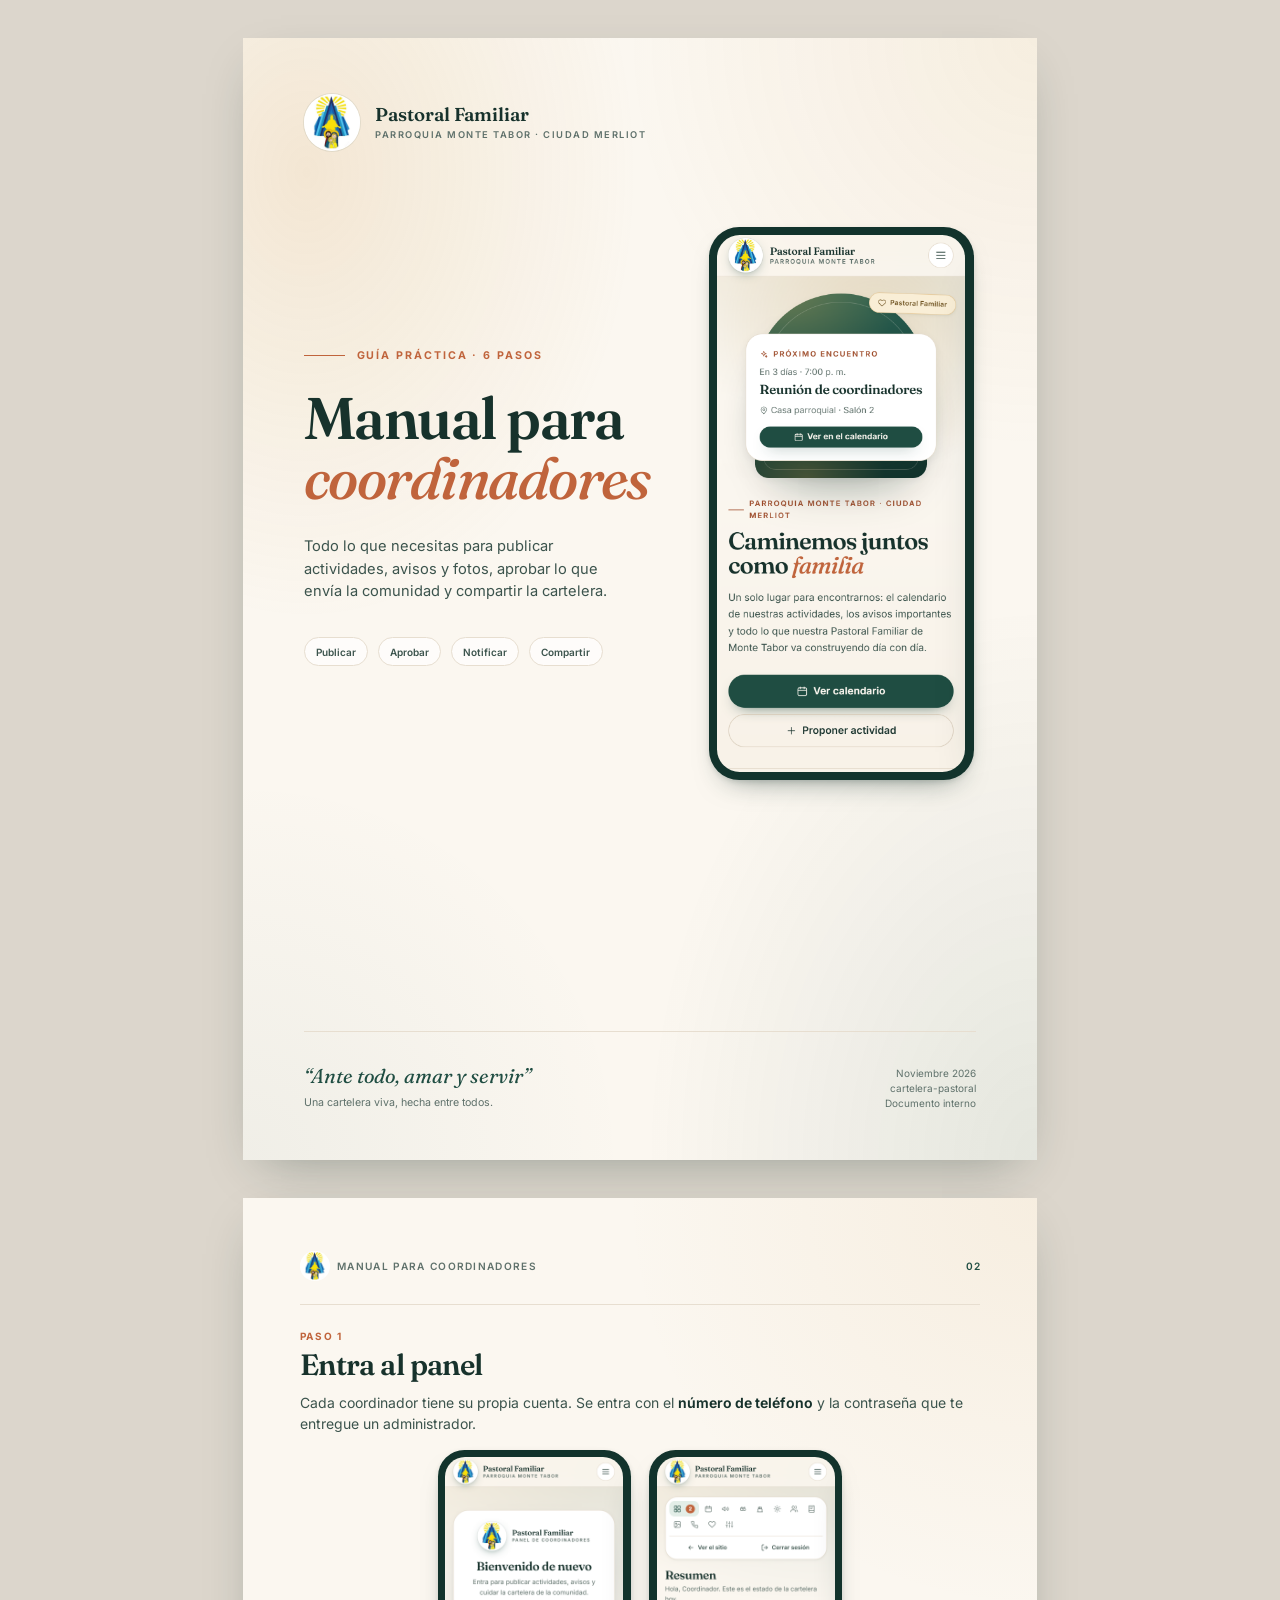
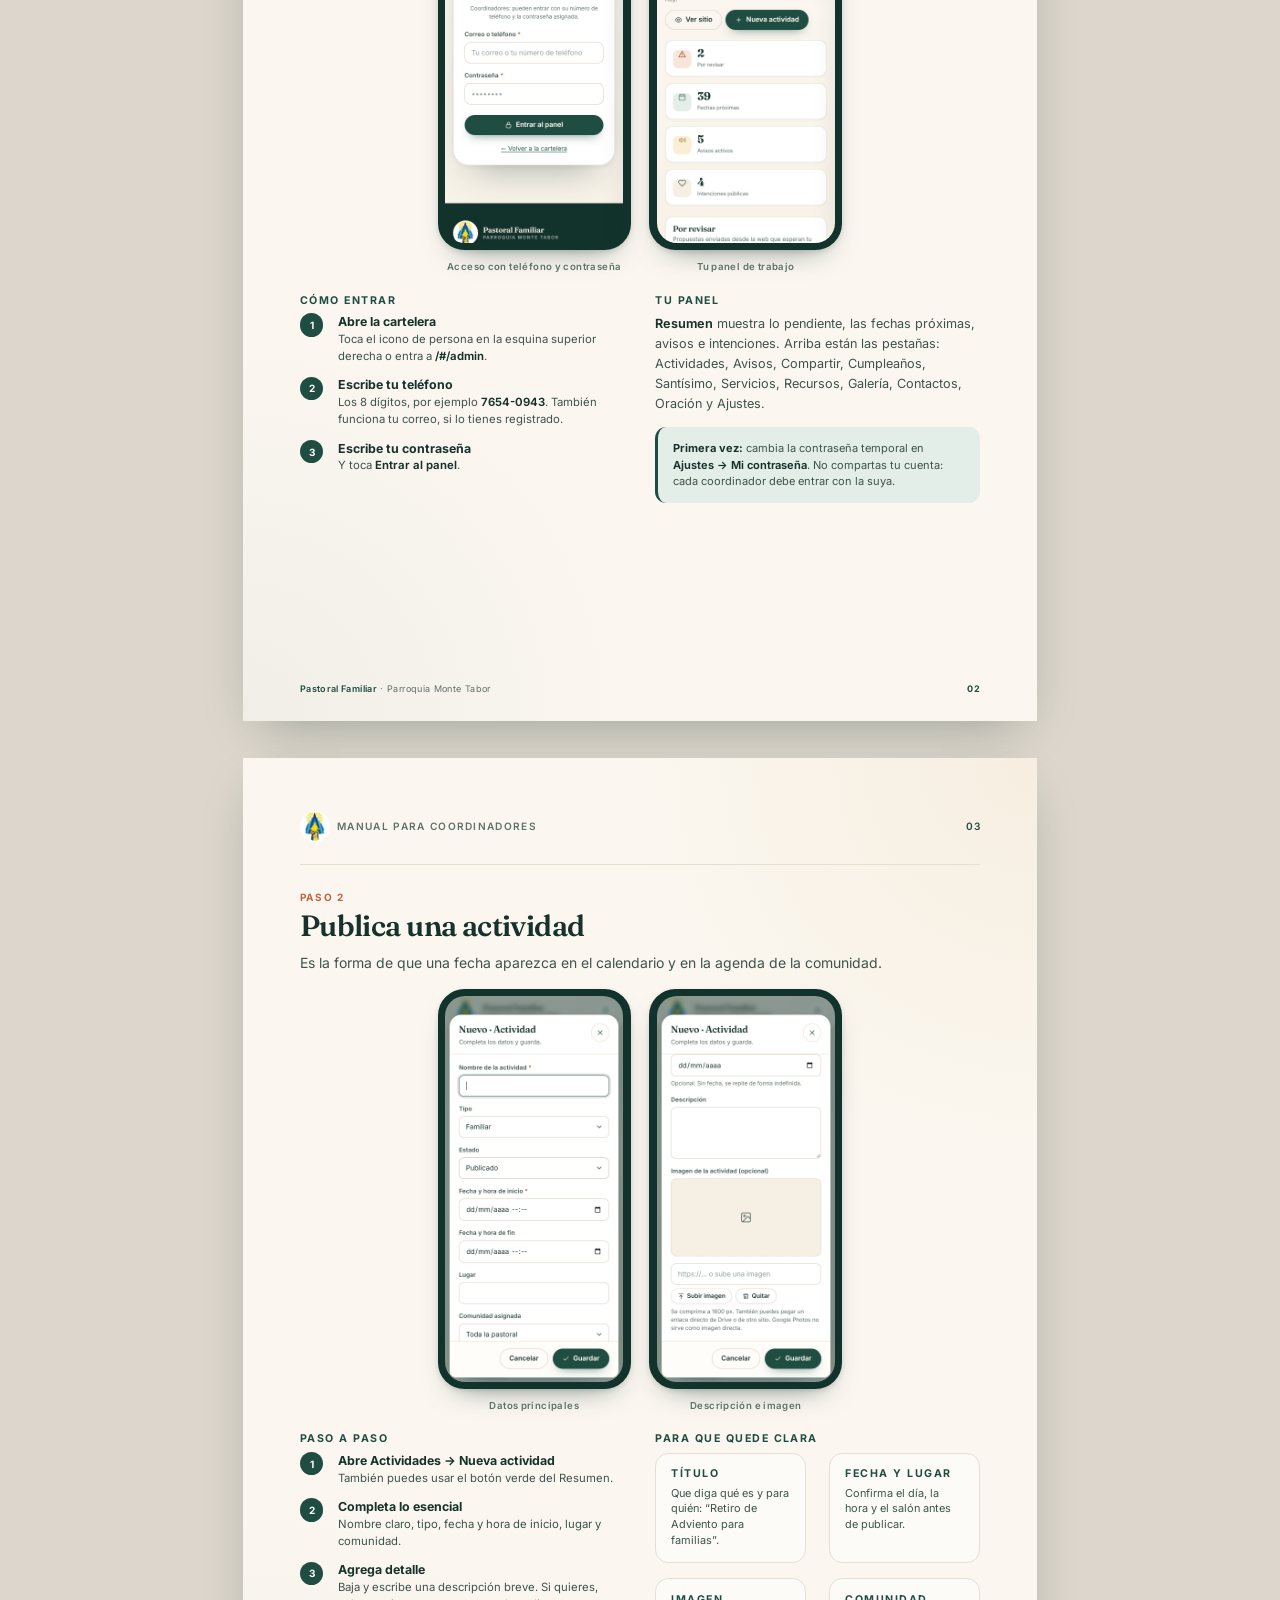
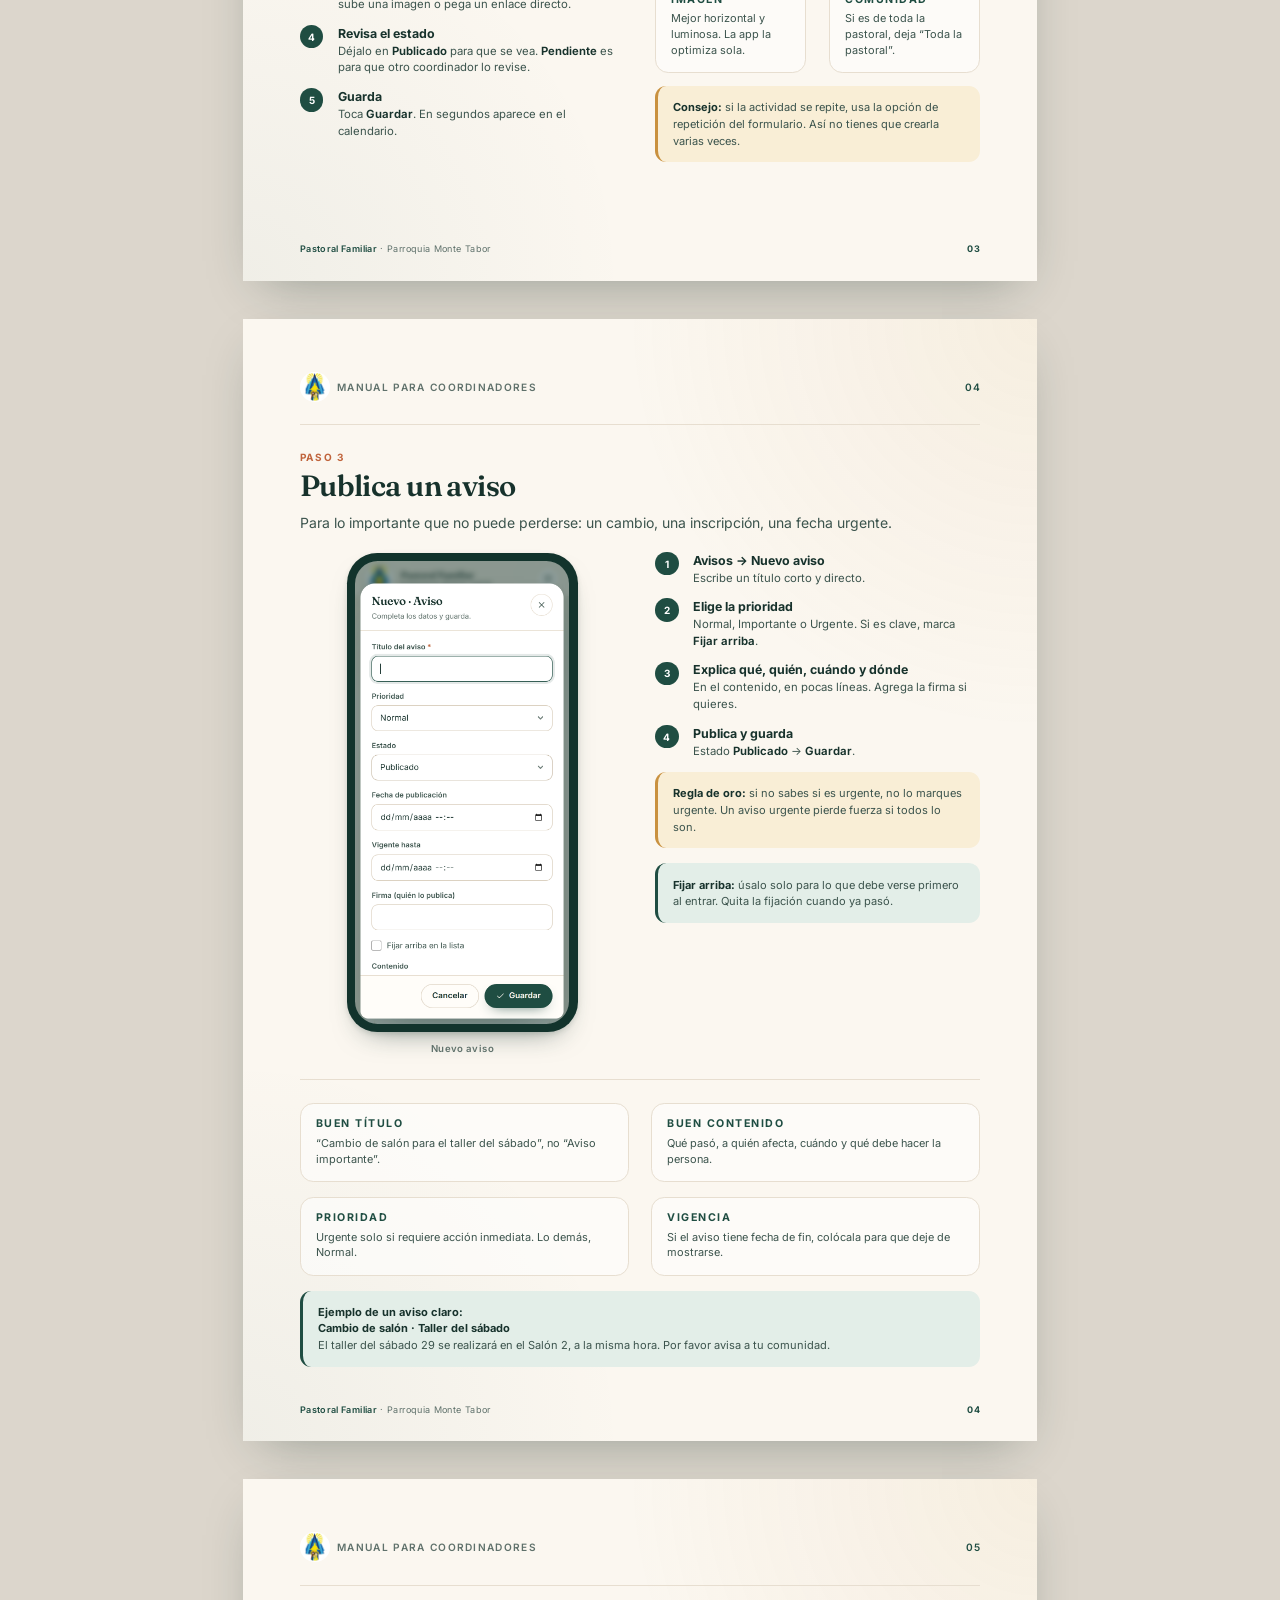
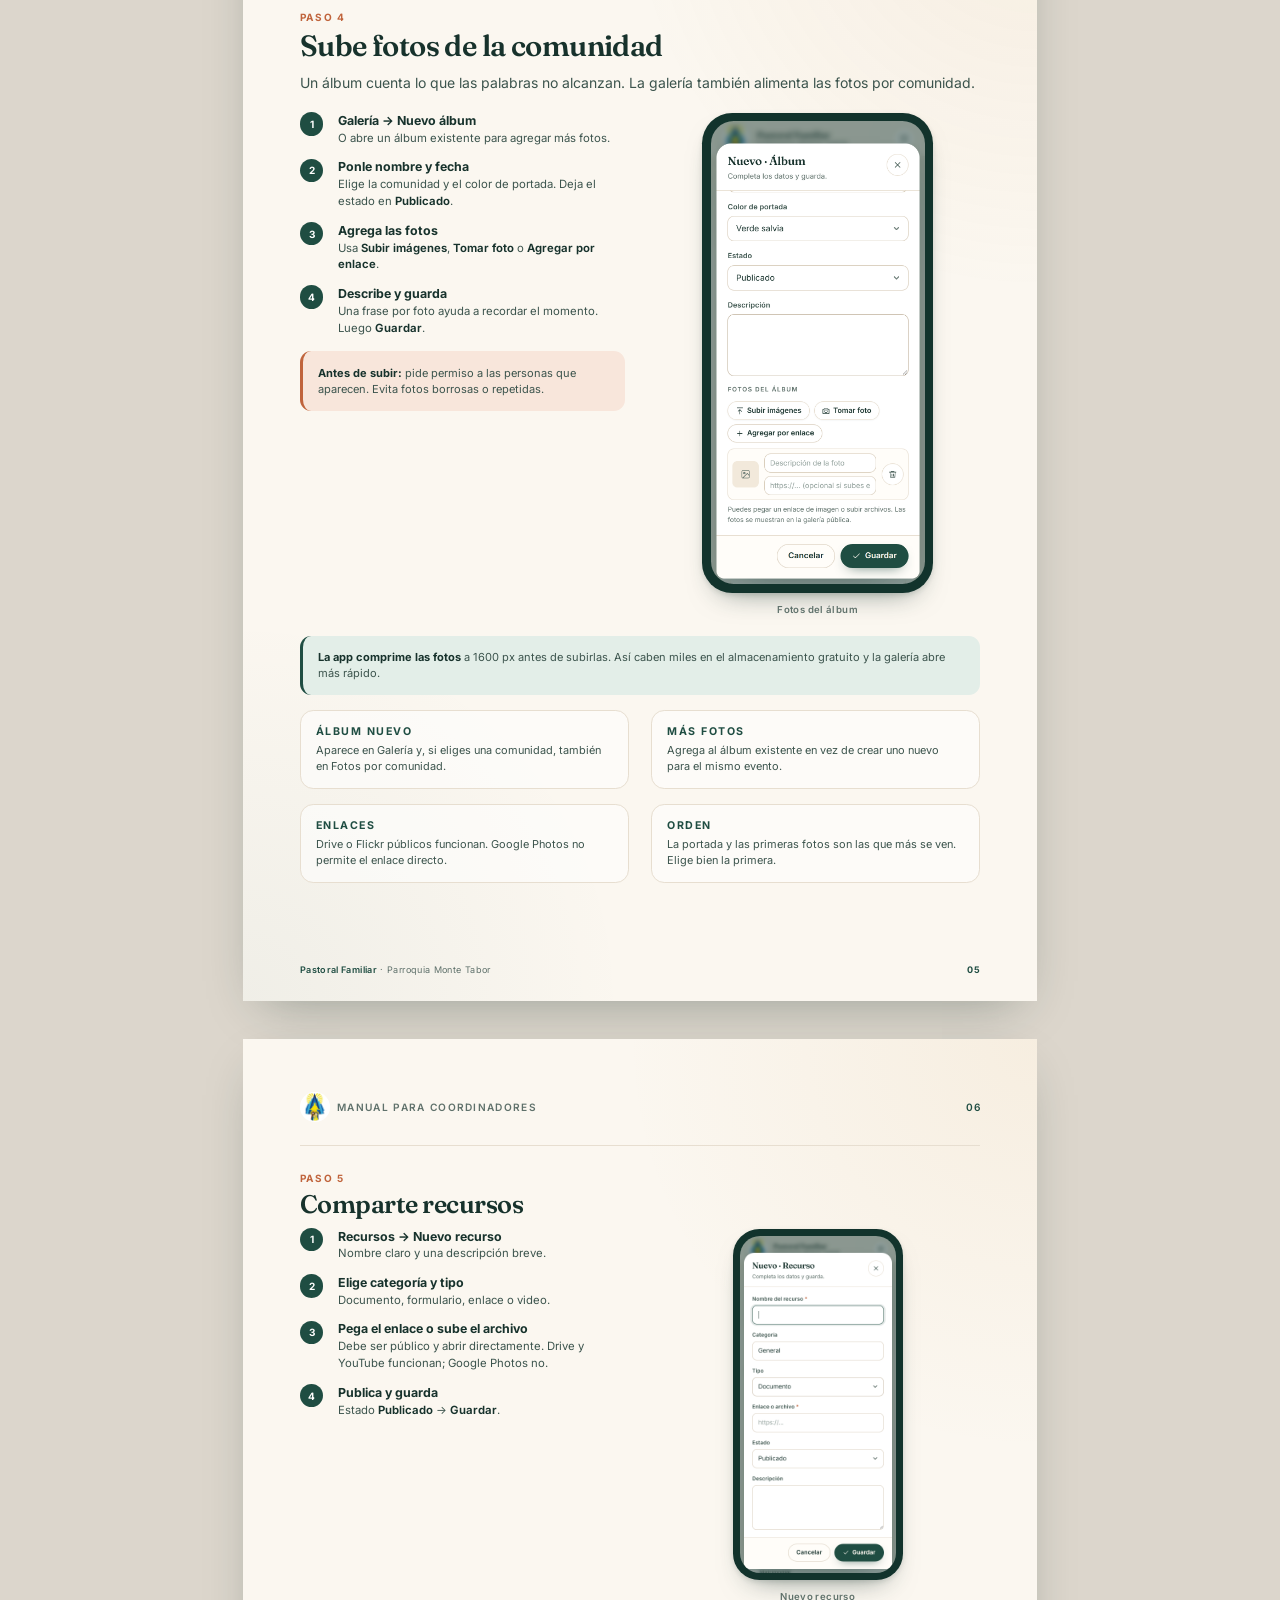
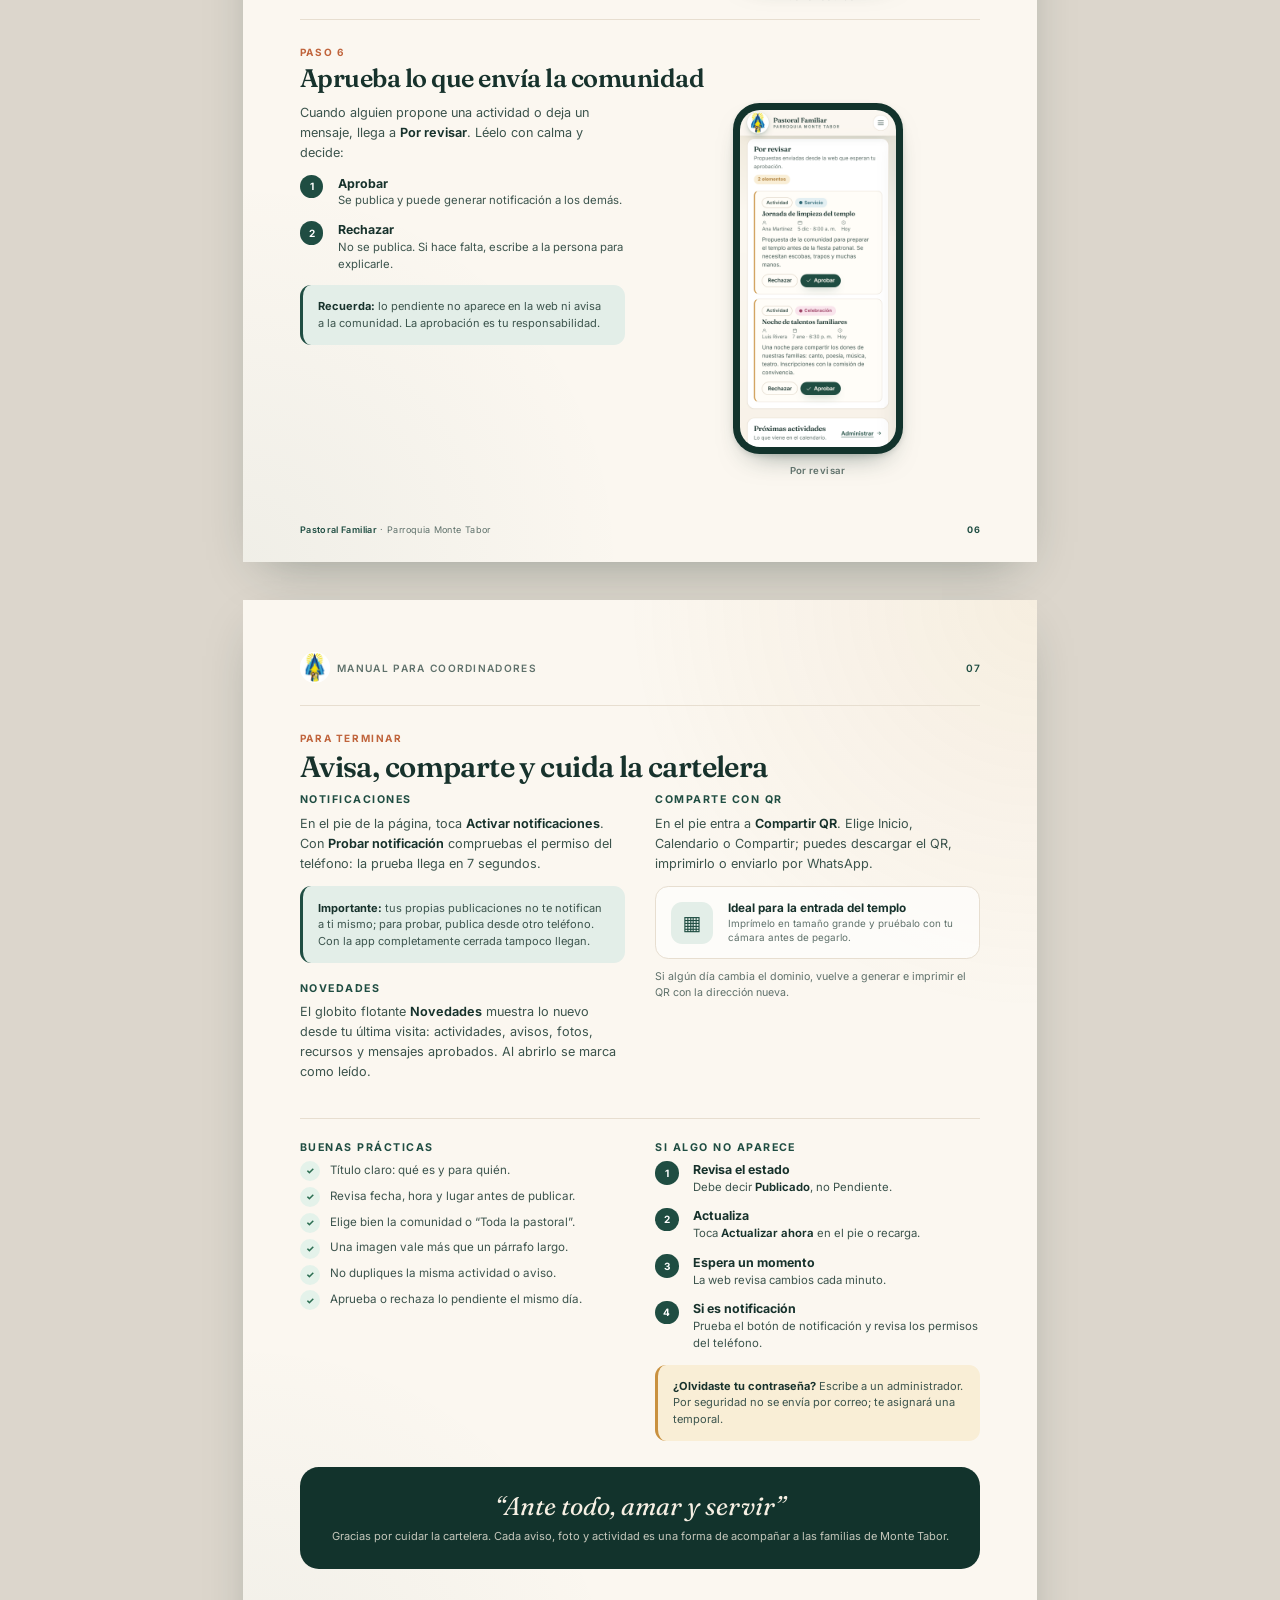
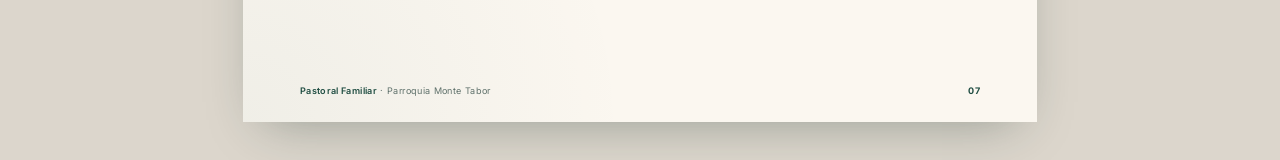
<file: docs/MANUAL-COORDINADORES.html>
<!doctype html>
<html lang="es">
<head>
<meta charset="utf-8">
<meta name="viewport" content="width=device-width, initial-scale=1">
<title>Manual para coordinadores · Pastoral Familiar</title>
<link rel="preconnect" href="https://fonts.googleapis.com">
<link rel="preconnect" href="https://fonts.gstatic.com" crossorigin>
<link href="https://fonts.googleapis.com/css2?family=Fraunces:ital,opsz,wght@0,9..144,400..700;1,9..144,400..600&family=Inter:wght@400;500;600;700&display=swap" rel="stylesheet">
<style>
  :root {
    --cream: #FBF7F0;
    --cream-2: #F6EFE3;
    --paper: #FFFFFF;
    --ink: #17322C;
    --ink-2: #3C544D;
    --muted: #5F716B;
    --line: #E7DED0;
    --green: #1F4D42;
    --green-deep: #12332C;
    --green-soft: #E3EEE8;
    --clay: #C0643C;
    --clay-deep: #9E4B29;
    --gold: #C9913F;
    --gold-soft: #F9EED6;
    --ok: #2C6E52;
    --ok-soft: #E4F2EA;
    --display: "Fraunces", "Iowan Old Style", "Palatino Linotype", Georgia, serif;
    --sans: "Inter", ui-sans-serif, system-ui, -apple-system, "Segoe UI", Roboto, sans-serif;
  }
  * { box-sizing: border-box; }
  html { -webkit-print-color-adjust: exact; print-color-adjust: exact; }
  body {
    margin: 0;
    background: #DCD6CC;
    color: var(--ink);
    font-family: var(--sans);
    -webkit-font-smoothing: antialiased;
  }
  @page { size: A4; margin: 0; }
  .page {
    position: relative;
    width: 210mm;
    height: 297mm;
    padding: 14mm 15mm 13mm;
    overflow: hidden;
    background: var(--cream);
    page-break-after: always;
    margin: 10mm auto;
    box-shadow: 0 18px 50px -20px rgba(23, 50, 44, .38);
  }
  .page:last-child { page-break-after: auto; }
  .page::after {
    content: "";
    position: absolute;
    inset: 0;
    pointer-events: none;
    background:
      radial-gradient(circle at 100% 0, rgba(201, 145, 63, .09), transparent 30%),
      radial-gradient(circle at 0 100%, rgba(31, 77, 66, .05), transparent 28%);
  }
  .page > * { position: relative; z-index: 1; }

  .running {
    display: flex;
    align-items: center;
    gap: 7px;
    padding-bottom: 6mm;
    border-bottom: 1px solid var(--line);
    color: var(--muted);
    font-size: 7.6pt;
    font-weight: 600;
    letter-spacing: .13em;
    text-transform: uppercase;
  }
  .running img { width: 8mm; height: 8mm; border-radius: 50%; background: #fff; }
  .running .num { margin-left: auto; color: var(--green); letter-spacing: .06em; }

  h1, h2, h3 { font-family: var(--display); color: var(--ink); }
  h1 { margin: 0; font-size: 33pt; line-height: 1.02; letter-spacing: -.025em; font-weight: 600; }
  h1 em { color: var(--clay); font-style: italic; font-weight: 500; }
  h2 { margin: 7mm 0 3mm; font-size: 22pt; line-height: 1.05; letter-spacing: -.02em; font-weight: 600; }
  h2 .kicker { display: block; margin-bottom: 2mm; font-family: var(--sans); font-size: 7.5pt; font-weight: 700; letter-spacing: .16em; text-transform: uppercase; color: var(--clay); }
  h3 { margin: 0 0 2mm; font-family: var(--sans); font-size: 8pt; font-weight: 700; letter-spacing: .14em; text-transform: uppercase; color: var(--green); }
  p { margin: 0 0 3.4mm; font-size: 9.5pt; line-height: 1.58; color: var(--ink-2); }
  strong { color: var(--ink); font-weight: 650; }
  .lead { font-size: 10.5pt; line-height: 1.55; color: var(--ink-2); }
  .small { font-size: 8pt; line-height: 1.5; color: var(--muted); }
  .muted { color: var(--muted); }
  .clay { color: var(--clay-deep); }
  .green { color: var(--green); }

  .cover {
    display: flex;
    flex-direction: column;
    padding: 15mm 16mm 13mm;
    background:
      radial-gradient(ellipse at 8% 12%, rgba(201, 145, 63, .16), transparent 32%),
      radial-gradient(ellipse at 100% 100%, rgba(31, 77, 66, .10), transparent 35%),
      var(--cream);
  }
  .cover-top { display: flex; align-items: center; gap: 4mm; }
  .cover-top img { width: 15mm; height: 15mm; border-radius: 50%; background: #fff; box-shadow: 0 0 0 1px rgba(23, 50, 44, .08); }
  .cover-top .brand-name { font-family: var(--display); font-size: 14pt; font-weight: 600; line-height: 1.1; }
  .cover-top .brand-sub { margin-top: 1mm; color: var(--muted); font-size: 7pt; font-weight: 600; letter-spacing: .16em; text-transform: uppercase; }
  .cover-grid { display: grid; grid-template-columns: 1.15fr .85fr; gap: 10mm; align-items: center; margin-top: 20mm; }
  .cover-kicker { display: inline-flex; align-items: center; gap: 3mm; margin-bottom: 7mm; color: var(--clay); font-size: 8pt; font-weight: 700; letter-spacing: .18em; text-transform: uppercase; }
  .cover-kicker::before { content: ""; width: 11mm; height: 1px; background: var(--clay); }
  .cover h1 { font-size: 44pt; }
  .cover .lead { max-width: 88mm; margin-top: 7mm; font-size: 11pt; }
  .cover-tags { display: flex; flex-wrap: wrap; gap: 2.5mm; margin-top: 9mm; }
  .tag { padding: 2mm 3mm; border: 1px solid var(--line); border-radius: 99px; background: rgba(255, 255, 255, .7); color: var(--ink-2); font-size: 7.5pt; font-weight: 600; }
  .cover-phone { display: flex; justify-content: center; }
  .cover-foot { margin-top: auto; padding-top: 8mm; border-top: 1px solid var(--line); display: flex; align-items: flex-end; justify-content: space-between; gap: 8mm; }
  .cover-foot .motto { font-family: var(--display); font-style: italic; font-size: 15pt; color: var(--green); }
  .cover-foot .meta { text-align: right; color: var(--muted); font-size: 7.5pt; line-height: 1.5; }

  .phone {
    width: 61mm;
    padding: 2.2mm;
    border-radius: 8mm;
    background: var(--green-deep);
    box-shadow: 0 14px 30px -18px rgba(23, 50, 44, .65), 0 2px 5px rgba(23, 50, 44, .12);
  }
  .phone img { display: block; width: 100%; border-radius: 6mm; }
  .phone.small { width: 51mm; border-radius: 7mm; padding: 1.9mm; }
  .phone.small img { border-radius: 5.3mm; }
  .phone.big { width: 70mm; }
  .phone-row { display: flex; gap: 5mm; justify-content: center; align-items: flex-start; }
  .phone-cap { margin: 2.4mm 0 0; text-align: center; color: var(--muted); font-size: 7.2pt; font-weight: 600; letter-spacing: .04em; }

  .steps { list-style: none; margin: 0; padding: 0; counter-reset: step; }
  .steps li { position: relative; padding-left: 10mm; margin-bottom: 3.4mm; counter-increment: step; }
  .steps li::before {
    content: counter(step);
    position: absolute;
    left: 0;
    top: -.2mm;
    display: grid;
    place-items: center;
    width: 6.2mm;
    height: 6.2mm;
    border-radius: 50%;
    background: var(--green);
    color: #fff;
    font-family: var(--sans);
    font-size: 7.5pt;
    font-weight: 700;
  }
  .steps b { display: block; margin-bottom: .5mm; color: var(--ink); font-size: 9.3pt; }
  .steps span { display: block; color: var(--ink-2); font-size: 8.5pt; line-height: 1.48; }

  .note, .tip, .warn {
    padding: 3.5mm 4mm;
    border-radius: 3mm;
    font-size: 8.3pt;
    line-height: 1.5;
    color: var(--ink-2);
  }
  .tip { border-left: 3px solid var(--gold); background: var(--gold-soft); }
  .note { border-left: 3px solid var(--green); background: var(--green-soft); }
  .warn { border-left: 3px solid var(--clay); background: #F8E6DB; }
  .note b, .tip b, .warn b { color: var(--ink); }

  .split { display: grid; grid-template-columns: 1fr 1fr; gap: 8mm; align-items: start; }
  .split.wide { grid-template-columns: 1.12fr .88fr; }
  .section-gap { margin-top: 7mm; }
  .rule { height: 1px; background: var(--line); margin: 6mm 0; }

  .mini-grid { display: grid; grid-template-columns: 1fr 1fr; gap: 4mm 6mm; }
  .mini { padding: 3.5mm 4mm; border: 1px solid var(--line); border-radius: 3.5mm; background: rgba(255, 255, 255, .58); }
  .mini h3 { margin-bottom: 1.5mm; }
  .mini p { margin: 0; font-size: 8.2pt; line-height: 1.45; }

  .checklist { list-style: none; margin: 0; padding: 0; display: grid; gap: 2.4mm; }
  .checklist li { position: relative; padding-left: 8mm; color: var(--ink-2); font-size: 8.7pt; line-height: 1.45; }
  .checklist li::before { content: "✓"; position: absolute; left: 0; top: -.2mm; display: grid; place-items: center; width: 5.3mm; height: 5.3mm; border-radius: 50%; background: var(--ok-soft); color: var(--ok); font-size: 7pt; font-weight: 800; }

  .page-foot {
    position: absolute;
    left: 15mm;
    right: 15mm;
    bottom: 7mm;
    display: flex;
    justify-content: space-between;
    gap: 5mm;
    color: var(--muted);
    font-size: 6.8pt;
    letter-spacing: .04em;
  }
  .page-foot b { color: var(--green); font-weight: 600; }
  .page-foot .pg { font-weight: 700; color: var(--green); }

  .qr-box { display: flex; align-items: center; gap: 4mm; padding: 3.5mm 4mm; border: 1px solid var(--line); border-radius: 3.5mm; background: rgba(255,255,255,.65); }
  .qr-box .ico { display: grid; place-items: center; width: 11mm; height: 11mm; flex: none; border-radius: 3mm; background: var(--green-soft); color: var(--green); font-size: 15pt; }
  .qr-box b { display: block; font-size: 8.8pt; }
  .qr-box span { display: block; margin-top: .7mm; color: var(--muted); font-size: 7.4pt; line-height: 1.4; }

  .closing {
    margin-top: 7mm;
    padding: 6mm;
    border-radius: 5mm;
    background: var(--green-deep);
    color: #F6EFE3;
    text-align: center;
  }
  .closing .motto { font-family: var(--display); font-style: italic; font-size: 19pt; }
  .closing p { margin: 2mm 0 0; color: rgba(246, 239, 227, .78); font-size: 8.3pt; }

  @media print {
    body { background: #fff; }
    .page { margin: 0; box-shadow: none; }
  }
</style>
</head>
<body>

<!-- ================= PORTADA ================= -->
<section class="page cover">
  <div class="cover-top">
    <img src="manual-img/logo-mark.png" alt="">
    <div>
      <div class="brand-name">Pastoral Familiar</div>
      <div class="brand-sub">Parroquia Monte Tabor · Ciudad Merliot</div>
    </div>
  </div>

  <div class="cover-grid">
    <div>
      <div class="cover-kicker">Guía práctica · 6 pasos</div>
      <h1>Manual para<br><em>coordinadores</em></h1>
      <p class="lead">Todo lo que necesitas para publicar actividades, avisos y fotos, aprobar lo que envía la comunidad y compartir la cartelera.</p>
      <div class="cover-tags">
        <span class="tag">Publicar</span>
        <span class="tag">Aprobar</span>
        <span class="tag">Notificar</span>
        <span class="tag">Compartir</span>
      </div>
    </div>
    <div class="cover-phone">
      <div class="phone big">
        <img src="manual-img/07-publico.png" alt="Portada de la cartelera en el teléfono">
      </div>
    </div>
  </div>

  <div class="cover-foot">
    <div>
      <div class="motto">“Ante todo, amar y servir”</div>
      <div class="small" style="margin-top:2mm">Una cartelera viva, hecha entre todos.</div>
    </div>
    <div class="meta">
      Noviembre 2026<br>
      cartelera-pastoral<br>
      Documento interno
    </div>
  </div>
</section>

<!-- ================= PÁGINA 2 · ENTRAR ================= -->
<section class="page">
  <div class="running">
    <img src="manual-img/logo-mark.png" alt="">
    <span>Manual para coordinadores</span>
    <span class="num">02</span>
  </div>

  <h2><span class="kicker">Paso 1</span>Entra al panel</h2>
  <p class="lead">Cada coordinador tiene su propia cuenta. Se entra con el <strong>número de teléfono</strong> y la contraseña que te entregue un administrador.</p>

  <div class="phone-row" style="margin-top:4mm">
    <div>
      <div class="phone small"><img src="manual-img/01-login.png" alt="Pantalla de acceso al panel"></div>
      <p class="phone-cap">Acceso con teléfono y contraseña</p>
    </div>
    <div>
      <div class="phone small"><img src="manual-img/02-panel.png" alt="Resumen del panel de coordinadores"></div>
      <p class="phone-cap">Tu panel de trabajo</p>
    </div>
  </div>

  <div class="split" style="margin-top:5mm">
    <div>
      <h3>Cómo entrar</h3>
      <ol class="steps">
        <li><b>Abre la cartelera</b><span>Toca el icono de persona en la esquina superior derecha o entra a <strong>/#/admin</strong>.</span></li>
        <li><b>Escribe tu teléfono</b><span>Los 8 dígitos, por ejemplo <strong>7654-0943</strong>. También funciona tu correo, si lo tienes registrado.</span></li>
        <li><b>Escribe tu contraseña</b><span>Y toca <strong>Entrar al panel</strong>.</span></li>
      </ol>
    </div>
    <div>
      <h3>Tu panel</h3>
      <p><strong>Resumen</strong> muestra lo pendiente, las fechas próximas, avisos e intenciones. Arriba están las pestañas: Actividades, Avisos, Compartir, Cumpleaños, Santísimo, Servicios, Recursos, Galería, Contactos, Oración y Ajustes.</p>
      <div class="note"><b>Primera vez:</b> cambia la contraseña temporal en <strong>Ajustes → Mi contraseña</strong>. No compartas tu cuenta: cada coordinador debe entrar con la suya.</div>
    </div>
  </div>

  <div class="page-foot"><span><b>Pastoral Familiar</b> · Parroquia Monte Tabor</span><span class="pg">02</span></div>
</section>

<!-- ================= PÁGINA 3 · ACTIVIDAD ================= -->
<section class="page">
  <div class="running">
    <img src="manual-img/logo-mark.png" alt="">
    <span>Manual para coordinadores</span>
    <span class="num">03</span>
  </div>

  <h2><span class="kicker">Paso 2</span>Publica una actividad</h2>
  <p class="lead">Es la forma de que una fecha aparezca en el calendario y en la agenda de la comunidad.</p>

  <div class="phone-row" style="margin-top:4mm">
    <div>
      <div class="phone small"><img src="manual-img/03-actividad.png" alt="Formulario de nueva actividad"></div>
      <p class="phone-cap">Datos principales</p>
    </div>
    <div>
      <div class="phone small"><img src="manual-img/03b-actividad-abajo.png" alt="Imagen y descripción de la actividad"></div>
      <p class="phone-cap">Descripción e imagen</p>
    </div>
  </div>

  <div class="split" style="margin-top:5mm">
    <div>
      <h3>Paso a paso</h3>
      <ol class="steps">
        <li><b>Abre Actividades → Nueva actividad</b><span>También puedes usar el botón verde del Resumen.</span></li>
        <li><b>Completa lo esencial</b><span>Nombre claro, tipo, fecha y hora de inicio, lugar y comunidad.</span></li>
        <li><b>Agrega detalle</b><span>Baja y escribe una descripción breve. Si quieres, sube una imagen o pega un enlace directo.</span></li>
        <li><b>Revisa el estado</b><span>Déjalo en <strong>Publicado</strong> para que se vea. <strong>Pendiente</strong> es para que otro coordinador lo revise.</span></li>
        <li><b>Guarda</b><span>Toca <strong>Guardar</strong>. En segundos aparece en el calendario.</span></li>
      </ol>
    </div>
    <div>
      <h3>Para que quede clara</h3>
      <div class="mini-grid">
        <div class="mini"><h3>Título</h3><p>Que diga qué es y para quién: “Retiro de Adviento para familias”.</p></div>
        <div class="mini"><h3>Fecha y lugar</h3><p>Confirma el día, la hora y el salón antes de publicar.</p></div>
        <div class="mini"><h3>Imagen</h3><p>Mejor horizontal y luminosa. La app la optimiza sola.</p></div>
        <div class="mini"><h3>Comunidad</h3><p>Si es de toda la pastoral, deja “Toda la pastoral”.</p></div>
      </div>
      <div class="tip" style="margin-top:3.5mm"><b>Consejo:</b> si la actividad se repite, usa la opción de repetición del formulario. Así no tienes que crearla varias veces.</div>
    </div>
  </div>

  <div class="page-foot"><span><b>Pastoral Familiar</b> · Parroquia Monte Tabor</span><span class="pg">03</span></div>
</section>

<!-- ================= PÁGINA 4 · AVISO ================= -->
<section class="page">
  <div class="running">
    <img src="manual-img/logo-mark.png" alt="">
    <span>Manual para coordinadores</span>
    <span class="num">04</span>
  </div>

  <h2><span class="kicker">Paso 3</span>Publica un aviso</h2>
  <p class="lead">Para lo importante que no puede perderse: un cambio, una inscripción, una fecha urgente.</p>

  <div class="split" style="margin-top:5mm">
    <div>
      <div class="phone" style="margin:0 auto"><img src="manual-img/04-aviso.png" alt="Formulario de nuevo aviso"></div>
      <p class="phone-cap">Nuevo aviso</p>
    </div>
    <div>
      <ol class="steps">
        <li><b>Avisos → Nuevo aviso</b><span>Escribe un título corto y directo.</span></li>
        <li><b>Elige la prioridad</b><span>Normal, Importante o Urgente. Si es clave, marca <strong>Fijar arriba</strong>.</span></li>
        <li><b>Explica qué, quién, cuándo y dónde</b><span>En el contenido, en pocas líneas. Agrega la firma si quieres.</span></li>
        <li><b>Publica y guarda</b><span>Estado <strong>Publicado</strong> → <strong>Guardar</strong>.</span></li>
      </ol>

      <div class="tip"><b>Regla de oro:</b> si no sabes si es urgente, no lo marques urgente. Un aviso urgente pierde fuerza si todos lo son.</div>

      <div class="note" style="margin-top:4mm"><b>Fijar arriba:</b> úsalo solo para lo que debe verse primero al entrar. Quita la fijación cuando ya pasó.</div>
    </div>
  </div>

  <div class="rule"></div>

  <div class="mini-grid">
    <div class="mini"><h3>Buen título</h3><p>“Cambio de salón para el taller del sábado”, no “Aviso importante”.</p></div>
    <div class="mini"><h3>Buen contenido</h3><p>Qué pasó, a quién afecta, cuándo y qué debe hacer la persona.</p></div>
    <div class="mini"><h3>Prioridad</h3><p>Urgente solo si requiere acción inmediata. Lo demás, Normal.</p></div>
    <div class="mini"><h3>Vigencia</h3><p>Si el aviso tiene fecha de fin, colócala para que deje de mostrarse.</p></div>
  </div>

  <div class="note" style="margin-top:4mm"><b>Ejemplo de un aviso claro:</b><br><b>Cambio de salón · Taller del sábado</b><br>El taller del sábado 29 se realizará en el Salón 2, a la misma hora. Por favor avisa a tu comunidad.</div>

  <div class="page-foot"><span><b>Pastoral Familiar</b> · Parroquia Monte Tabor</span><span class="pg">04</span></div>
</section>

<!-- ================= PÁGINA 5 · FOTOS ================= -->
<section class="page">
  <div class="running">
    <img src="manual-img/logo-mark.png" alt="">
    <span>Manual para coordinadores</span>
    <span class="num">05</span>
  </div>

  <h2><span class="kicker">Paso 4</span>Sube fotos de la comunidad</h2>
  <p class="lead">Un álbum cuenta lo que las palabras no alcanzan. La galería también alimenta las fotos por comunidad.</p>

  <div class="split" style="margin-top:5mm">
    <div>
      <ol class="steps">
        <li><b>Galería → Nuevo álbum</b><span>O abre un álbum existente para agregar más fotos.</span></li>
        <li><b>Ponle nombre y fecha</b><span>Elige la comunidad y el color de portada. Deja el estado en <strong>Publicado</strong>.</span></li>
        <li><b>Agrega las fotos</b><span>Usa <strong>Subir imágenes</strong>, <strong>Tomar foto</strong> o <strong>Agregar por enlace</strong>.</span></li>
        <li><b>Describe y guarda</b><span>Una frase por foto ayuda a recordar el momento. Luego <strong>Guardar</strong>.</span></li>
      </ol>

      <div class="warn" style="margin-top:4mm"><b>Antes de subir:</b> pide permiso a las personas que aparecen. Evita fotos borrosas o repetidas.</div>
    </div>
    <div>
      <div class="phone" style="margin:0 auto"><img src="manual-img/05b-album-fotos.png" alt="Fotos del álbum, cámara y enlaces"></div>
      <p class="phone-cap">Fotos del álbum</p>
    </div>
  </div>

  <div class="note" style="margin-top:5mm"><b>La app comprime las fotos</b> a 1600 px antes de subirlas. Así caben miles en el almacenamiento gratuito y la galería abre más rápido.</div>

  <div class="mini-grid" style="margin-top:4mm">
    <div class="mini"><h3>Álbum nuevo</h3><p>Aparece en Galería y, si eliges una comunidad, también en Fotos por comunidad.</p></div>
    <div class="mini"><h3>Más fotos</h3><p>Agrega al álbum existente en vez de crear uno nuevo para el mismo evento.</p></div>
    <div class="mini"><h3>Enlaces</h3><p>Drive o Flickr públicos funcionan. Google Photos no permite el enlace directo.</p></div>
    <div class="mini"><h3>Orden</h3><p>La portada y las primeras fotos son las que más se ven. Elige bien la primera.</p></div>
  </div>

  <div class="page-foot"><span><b>Pastoral Familiar</b> · Parroquia Monte Tabor</span><span class="pg">05</span></div>
</section>

<!-- ================= PÁGINA 6 · RECURSOS Y APROBAR ================= -->
<section class="page">
  <div class="running">
    <img src="manual-img/logo-mark.png" alt="">
    <span>Manual para coordinadores</span>
    <span class="num">06</span>
  </div>

  <h2 style="font-size:19pt"><span class="kicker">Paso 5</span>Comparte recursos</h2>
  <div class="split" style="margin-top:2mm">
    <div>
      <ol class="steps">
        <li><b>Recursos → Nuevo recurso</b><span>Nombre claro y una descripción breve.</span></li>
        <li><b>Elige categoría y tipo</b><span>Documento, formulario, enlace o video.</span></li>
        <li><b>Pega el enlace o sube el archivo</b><span>Debe ser público y abrir directamente. Drive y YouTube funcionan; Google Photos no.</span></li>
        <li><b>Publica y guarda</b><span>Estado <strong>Publicado</strong> → <strong>Guardar</strong>.</span></li>
      </ol>
    </div>
    <div>
      <div class="phone small" style="margin:0 auto;width:45mm"><img src="manual-img/06-recurso.png" alt="Formulario de nuevo recurso"></div>
      <p class="phone-cap">Nuevo recurso</p>
    </div>
  </div>

  <div class="rule" style="margin:4mm 0"></div>

  <h2 style="font-size:19pt"><span class="kicker">Paso 6</span>Aprueba lo que envía la comunidad</h2>
  <div class="split" style="margin-top:2mm">
    <div>
      <p>Cuando alguien propone una actividad o deja un mensaje, llega a <strong>Por revisar</strong>. Léelo con calma y decide:</p>
      <ol class="steps">
        <li><b>Aprobar</b><span>Se publica y puede generar notificación a los demás.</span></li>
        <li><b>Rechazar</b><span>No se publica. Si hace falta, escribe a la persona para explicarle.</span></li>
      </ol>
      <div class="note"><b>Recuerda:</b> lo pendiente no aparece en la web ni avisa a la comunidad. La aprobación es tu responsabilidad.</div>
    </div>
    <div>
      <div class="phone small" style="margin:0 auto;width:45mm"><img src="manual-img/08-revisar.png" alt="Sección Por revisar con botones Aprobar y Rechazar"></div>
      <p class="phone-cap">Por revisar</p>
    </div>
  </div>

  <div class="page-foot"><span><b>Pastoral Familiar</b> · Parroquia Monte Tabor</span><span class="pg">06</span></div>
</section>

<!-- ================= PÁGINA 7 · AVISAR, COMPARTIR Y CUIDADOS ================= -->
<section class="page">
  <div class="running">
    <img src="manual-img/logo-mark.png" alt="">
    <span>Manual para coordinadores</span>
    <span class="num">07</span>
  </div>

  <h2><span class="kicker">Para terminar</span>Avisa, comparte y cuida la cartelera</h2>

  <div class="split">
    <div>
      <h3>Notificaciones</h3>
      <p>En el pie de la página, toca <strong>Activar notificaciones</strong>. Con <strong>Probar notificación</strong> compruebas el permiso del teléfono: la prueba llega en 7 segundos.</p>
      <div class="note"><b>Importante:</b> tus propias publicaciones no te notifican a ti mismo; para probar, publica desde otro teléfono. Con la app completamente cerrada tampoco llegan.</div>

      <h3 style="margin-top:5mm">Novedades</h3>
      <p>El globito flotante <strong>Novedades</strong> muestra lo nuevo desde tu última visita: actividades, avisos, fotos, recursos y mensajes aprobados. Al abrirlo se marca como leído.</p>
    </div>
    <div>
      <h3>Comparte con QR</h3>
      <p>En el pie entra a <strong>Compartir QR</strong>. Elige Inicio, Calendario o Compartir; puedes descargar el QR, imprimirlo o enviarlo por WhatsApp.</p>
      <div class="qr-box">
        <div class="ico">▦</div>
        <div><b>Ideal para la entrada del templo</b><span>Imprímelo en tamaño grande y pruébalo con tu cámara antes de pegarlo.</span></div>
      </div>
      <p class="small" style="margin-top:2.5mm">Si algún día cambia el dominio, vuelve a generar e imprimir el QR con la dirección nueva.</p>
    </div>
  </div>

  <div class="rule"></div>

  <div class="split">
    <div>
      <h3>Buenas prácticas</h3>
      <ul class="checklist">
        <li>Título claro: qué es y para quién.</li>
        <li>Revisa fecha, hora y lugar antes de publicar.</li>
        <li>Elige bien la comunidad o “Toda la pastoral”.</li>
        <li>Una imagen vale más que un párrafo largo.</li>
        <li>No dupliques la misma actividad o aviso.</li>
        <li>Aprueba o rechaza lo pendiente el mismo día.</li>
      </ul>
    </div>
    <div>
      <h3>Si algo no aparece</h3>
      <ol class="steps">
        <li><b>Revisa el estado</b><span>Debe decir <strong>Publicado</strong>, no Pendiente.</span></li>
        <li><b>Actualiza</b><span>Toca <strong>Actualizar ahora</strong> en el pie o recarga.</span></li>
        <li><b>Espera un momento</b><span>La web revisa cambios cada minuto.</span></li>
        <li><b>Si es notificación</b><span>Prueba el botón de notificación y revisa los permisos del teléfono.</span></li>
      </ol>
      <div class="tip"><b>¿Olvidaste tu contraseña?</b> Escribe a un administrador. Por seguridad no se envía por correo; te asignará una temporal.</div>
    </div>
  </div>

  <div class="closing">
    <div class="motto">“Ante todo, amar y servir”</div>
    <p>Gracias por cuidar la cartelera. Cada aviso, foto y actividad es una forma de acompañar a las familias de Monte Tabor.</p>
  </div>

  <div class="page-foot"><span><b>Pastoral Familiar</b> · Parroquia Monte Tabor</span><span class="pg">07</span></div>
</section>

</body>
</html>
</file>
